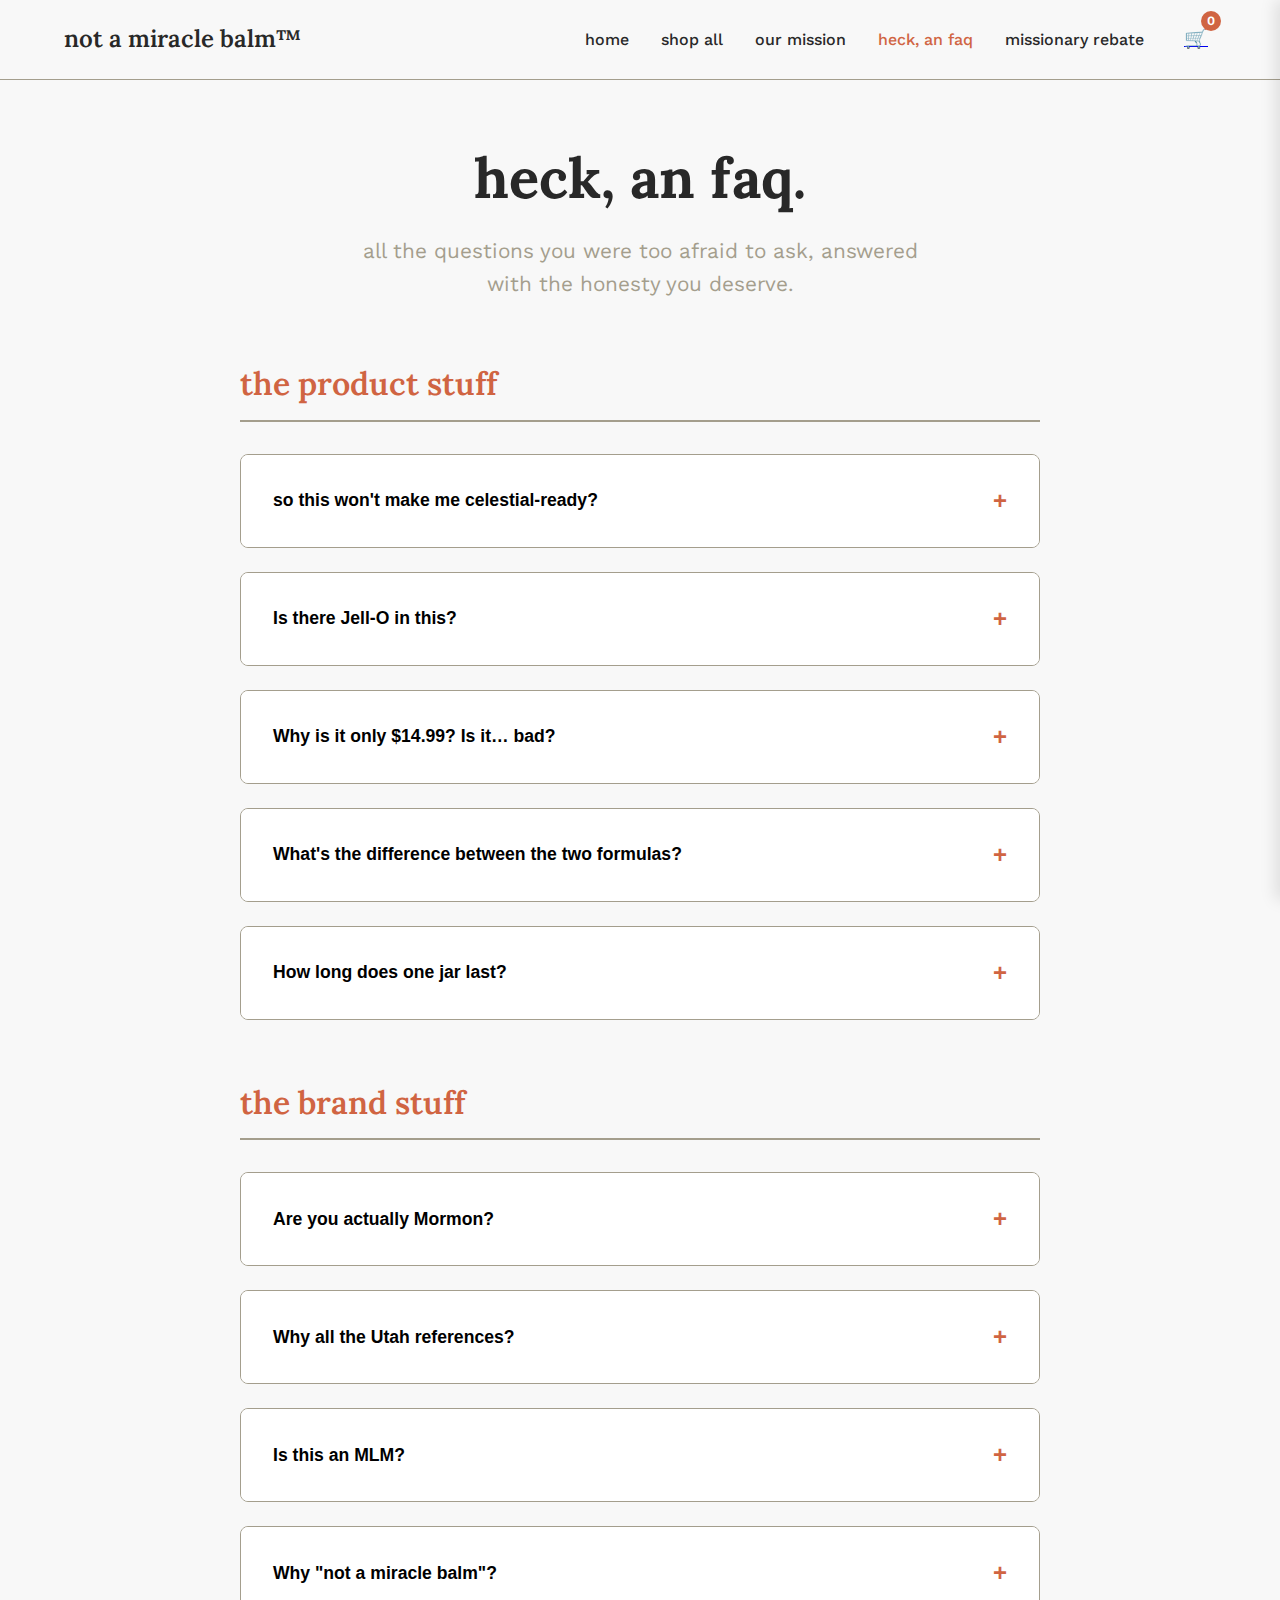
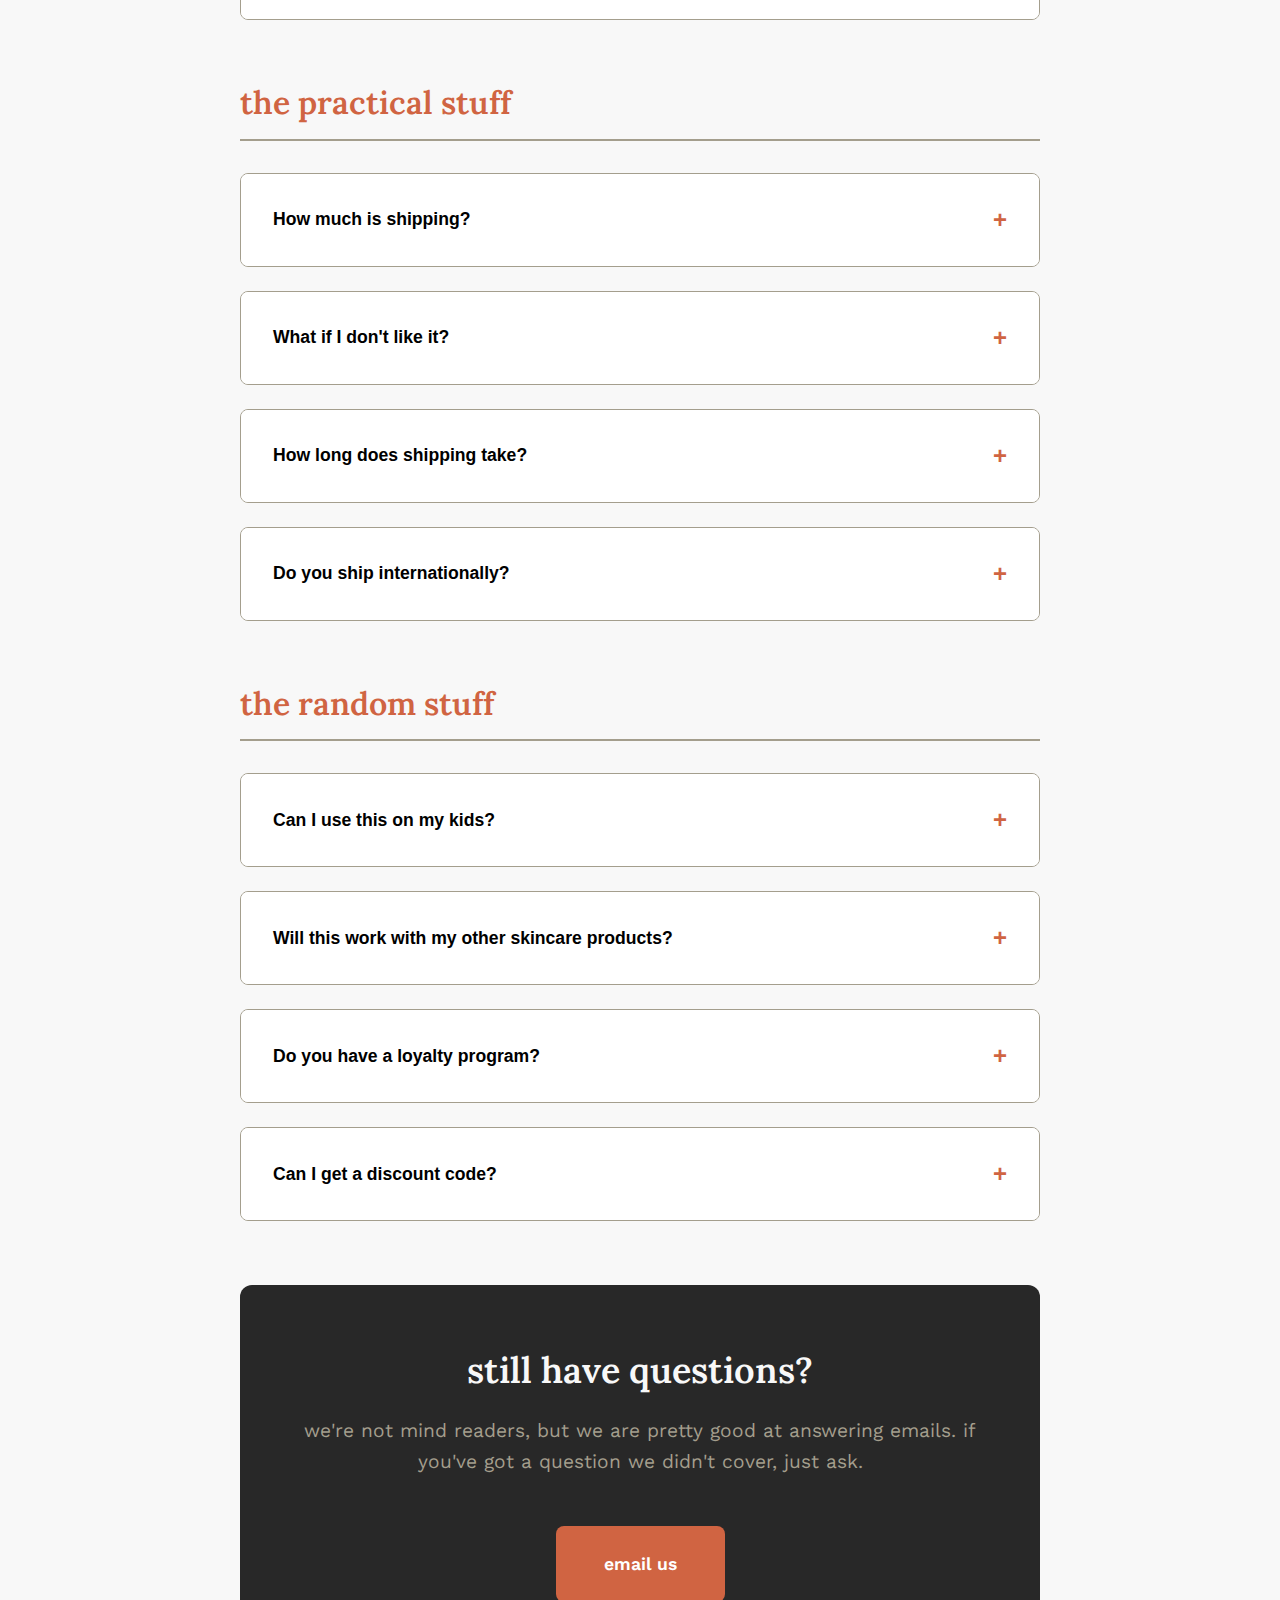
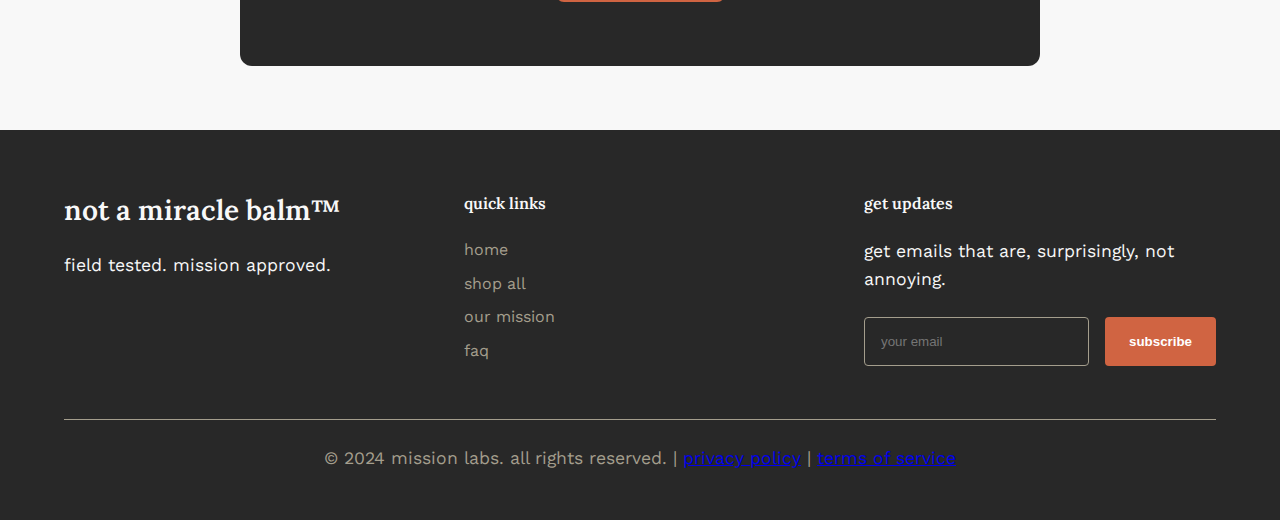
<file: faq.html>
<!DOCTYPE html>
<html lang="en">
<head>
    <meta charset="UTF-8">
    <meta name="viewport" content="width=device-width, initial-scale=1.0">
    <title>heck, an faq - not a miracle balm™</title>
    <link rel="preconnect" href="https://fonts.googleapis.com">
    <link rel="preconnect" href="https://fonts.gstatic.com" crossorigin>
    <link href="https://fonts.googleapis.com/css2?family=Lora:wght@400;600;700&family=Work+Sans:wght@300;400;500;600&family=Kalam:wght@400;700&display=swap" rel="stylesheet">
    <link rel="stylesheet" href="styles.css">
</head>
<body>
    <!-- Navigation -->
    <nav class="nav">
        <div class="nav-container">
            <div class="nav-logo">
                <h2>not a miracle balm™</h2>
            </div>
            <div class="nav-links">
                <a href="index.html" class="nav-link">home</a>
                <a href="products.html" class="nav-link">shop all</a>
                <a href="mission.html" class="nav-link">our mission</a>
                <a href="faq.html" class="nav-link active">heck, an faq</a>
                <a href="rebate.html" class="nav-link">missionary rebate</a>
                <a href="#" class="nav-cart" id="cart-toggle">
                    <span class="cart-icon">🛒</span>
                    <span class="cart-count" id="cart-count">0</span>
                </a>
            </div>
        </div>
    </nav>

    <!-- FAQ Page Content -->
    <main class="faq-page">
        <div class="container">
            <!-- Hero Section -->
            <section class="faq-hero">
                <h1 class="faq-title">heck, an faq.</h1>
                <p class="faq-subtitle">all the questions you were too afraid to ask, answered with the honesty you deserve.</p>
            </section>

            <!-- FAQ Content -->
            <section class="faq-content">
                <div class="faq-categories">
                    <!-- Product Questions -->
                    <div class="faq-category">
                        <h2 class="category-title">the product stuff</h2>
                        
                        <div class="faq-item">
                            <button class="faq-question" id="q1">
                                so this won't make me celestial-ready?
                                <span class="faq-icon">+</span>
                            </button>
                            <div class="faq-answer" id="a1">
                                <p>absolutely not. but your skin will look great in the pews at stake conference. you win some, you lose some.</p>
                                <p>look, we're not promising eternal glory here. we're just promising that your face will be less annoying. that's it. that's the whole thing.</p>
                            </div>
                        </div>

                        <div class="faq-item">
                            <button class="faq-question" id="q2">
                                Is there Jell-O in this?
                                <span class="faq-icon">+</span>
                            </button>
                            <div class="faq-answer" id="a2">
                                <p>no, but thank you for asking the important questions. it's vegan and cruelty-free, which means no jell-o, no gelatin, and definitely no mystery meat.</p>
                                <p>we know you're picturing us mixing this up in a giant bowl of lime jell-o, but that's not how this works. that's not how any of this works.</p>
                            </div>
                        </div>

                        <div class="faq-item">
                            <button class="faq-question" id="q3">
                                Why is it only $14.99? Is it… bad?
                                <span class="faq-icon">+</span>
                            </button>
                            <div class="faq-answer" id="a3">
                                <p>nope. it's because we think you shouldn't have to sell a kidney to have a not-annoying face.</p>
                                <p>we're not trying to be the most expensive thing in your bathroom. we're trying to be the most effective thing in your bathroom. there's a difference.</p>
                            </div>
                        </div>

                        <div class="faq-item">
                            <button class="faq-question" id="q4">
                                What's the difference between the two formulas?
                                <span class="faq-icon">+</span>
                            </button>
                            <div class="faq-answer" id="a4">
                                <p><strong>dry & moody:</strong> for when your skin is drier than the salt flats in august. it's got extra moisture and all the good stuff your skin needs when it's being dramatic.</p>
                                <p><strong>shiny & ambitious:</strong> for when your forehead is shinier than the angel moroni. it's got oil-controlling ingredients that actually work without stripping your skin of everything it needs.</p>
                                <p>pick your struggle, we've got you covered.</p>
                            </div>
                        </div>

                        <div class="faq-item">
                            <button class="faq-question" id="q5">
                                How long does one jar last?
                                <span class="faq-icon">+</span>
                            </button>
                            <div class="faq-answer" id="a5">
                                <p>depends on how much you use, but most people get about 2-3 months out of one jar. a little goes a long way, which is nice because it means you don't have to reorder every month.</p>
                                <p>we're not trying to make you buy more stuff. we're trying to make you buy the right stuff.</p>
                            </div>
                        </div>
                    </div>

                    <!-- Brand Questions -->
                    <div class="faq-category">
                        <h2 class="category-title">the brand stuff</h2>
                        
                        <div class="faq-item">
                            <button class="faq-question" id="q6">
                                Are you actually Mormon?
                                <span class="faq-icon">+</span>
                            </button>
                            <div class="faq-answer" id="a6">
                                <p>yes, but we're not trying to convert you. we're just trying to sell you some good balm.</p>
                                <p>our faith is part of who we are, but it's not part of our marketing strategy. we make good products for real people, regardless of what they believe or don't believe.</p>
                            </div>
                        </div>

                        <div class="faq-item">
                            <button class="faq-question" id="q7">
                                Why all the Utah references?
                                <span class="faq-icon">+</span>
                            </button>
                            <div class="faq-answer" id="a7">
                                <p>because that's where we're from, and we're not trying to hide it. we're not trying to be some generic, faceless brand that could be from anywhere.</p>
                                <p>we're from utah, we make good stuff, and we're not ashamed of either of those things. if you don't get the references, that's okay – the product still works.</p>
                            </div>
                        </div>

                        <div class="faq-item">
                            <button class="faq-question" id="q8">
                                Is this an MLM?
                                <span class="faq-icon">+</span>
                            </button>
                            <div class="faq-answer" id="a8">
                                <p>absolutely not. we're not trying to recruit you to sell anything. we're not trying to get you to buy a starter kit. we're not trying to make you rich by selling to your friends.</p>
                                <p>we just make good balm and sell it directly to you. no middlemen, no pyramid schemes, no pressure to become a "consultant." just good products at fair prices.</p>
                            </div>
                        </div>

                        <div class="faq-item">
                            <button class="faq-question" id="q9">
                                Why "not a miracle balm"?
                                <span class="faq-icon">+</span>
                            </button>
                            <div class="faq-answer" id="a9">
                                <p>because we're tired of the lies. we're tired of products that promise to solve all your problems and then... don't. we're tired of the pressure to spend a fortune on something that might work, maybe, if you use it exactly right.</p>
                                <p>this is just good balm. it makes your face less annoying. that's it. that's the whole thing.</p>
                            </div>
                        </div>
                    </div>

                    <!-- Shipping & Returns -->
                    <div class="faq-category">
                        <h2 class="category-title">the practical stuff</h2>
                        
                        <div class="faq-item">
                            <button class="faq-question" id="q10">
                                How much is shipping?
                                <span class="faq-icon">+</span>
                            </button>
                            <div class="faq-answer" id="a10">
                                <p>free shipping on orders over $25. because we're not trying to nickel and dime you on shipping costs.</p>
                                <p>if you're just buying one jar, shipping is $4.99. but honestly, if you're going to try it, you might as well get two. just saying.</p>
                            </div>
                        </div>

                        <div class="faq-item">
                            <button class="faq-question" id="q11">
                                What if I don't like it?
                                <span class="faq-icon">+</span>
                            </button>
                            <div class="faq-answer" id="a11">
                                <p>send it back. we'll give you your money back. no questions asked, no guilt trips, no "but have you tried using it differently?"</p>
                                <p>if it doesn't work for you, it doesn't work for you. we're not going to try to convince you otherwise.</p>
                            </div>
                        </div>

                        <div class="faq-item">
                            <button class="faq-question" id="q12">
                                How long does shipping take?
                                <span class="faq-icon">+</span>
                            </button>
                            <div class="faq-answer" id="a12">
                                <p>usually 3-5 business days. we're not amazon, but we're also not the pony express. we'll get it to you as fast as we can without breaking the bank.</p>
                                <p>if you need it faster, we can do expedited shipping for an extra fee. just email us and we'll figure it out.</p>
                            </div>
                        </div>

                        <div class="faq-item">
                            <button class="faq-question" id="q13">
                                Do you ship internationally?
                                <span class="faq-icon">+</span>
                            </button>
                            <div class="faq-answer" id="a13">
                                <p>not yet, but we're working on it. international shipping is complicated and expensive, and we want to do it right.</p>
                                <p>if you're outside the us and really want to try it, email us and we'll see what we can figure out. we're not making any promises, but we'll try.</p>
                            </div>
                        </div>
                    </div>

                    <!-- The Random Stuff -->
                    <div class="faq-category">
                        <h2 class="category-title">the random stuff</h2>
                        
                        <div class="faq-item">
                            <button class="faq-question" id="q14">
                                Can I use this on my kids?
                                <span class="faq-icon">+</span>
                            </button>
                            <div class="faq-answer" id="a14">
                                <p>sure, but they probably don't need it. kids have that perfect skin that makes us all jealous, and they don't need to start worrying about skincare until they're at least 12.</p>
                                <p>if you really want to use it on them, it's safe, but honestly, save your money and let them be kids.</p>
                            </div>
                        </div>

                        <div class="faq-item">
                            <button class="faq-question" id="q15">
                                Will this work with my other skincare products?
                                <span class="faq-icon">+</span>
                            </button>
                            <div class="faq-answer" id="a15">
                                <p>probably. we're not trying to replace your entire routine, just make it better. if you've got other stuff that works for you, keep using it.</p>
                                <p>we're not the jealous type. we just want to be part of the team that makes your skin less annoying.</p>
                            </div>
                        </div>

                        <div class="faq-item">
                            <button class="faq-question" id="q16">
                                Do you have a loyalty program?
                                <span class="faq-icon">+</span>
                            </button>
                            <div class="faq-answer" id="a16">
                                <p>not yet, but we're thinking about it. we're not trying to be complicated, but we also want to reward the people who actually like our stuff.</p>
                                <p>if you've got ideas for what a loyalty program should look like, email us. we're all ears.</p>
                            </div>
                        </div>

                        <div class="faq-item">
                            <button class="faq-question" id="q17">
                                Can I get a discount code?
                                <span class="faq-icon">+</span>
                            </button>
                            <div class="faq-answer" id="a17">
                                <p>maybe. we're not big on discount codes because we think our prices are already fair, but if you're a student or military or just having a really bad day, email us and we'll see what we can do.</p>
                                <p>we're not made of money, but we're also not made of stone.</p>
                            </div>
                        </div>
                    </div>
                </div>

                <!-- Still Have Questions -->
                <div class="still-questions">
                    <h2>still have questions?</h2>
                    <p>we're not mind readers, but we are pretty good at answering emails. if you've got a question we didn't cover, just ask.</p>
                    <a href="mailto:hello@notamiraclebalm.com" class="cta-button">email us</a>
                </div>
            </section>
        </div>
    </main>

    <!-- Footer -->
    <footer class="footer">
        <div class="container">
            <div class="footer-content">
                <div class="footer-section">
                    <h3>not a miracle balm™</h3>
                    <p>field tested. mission approved.</p>
                </div>
                <div class="footer-section">
                    <h4>quick links</h4>
                    <ul>
                        <li><a href="index.html">home</a></li>
                        <li><a href="products.html">shop all</a></li>
                        <li><a href="mission.html">our mission</a></li>
                        <li><a href="faq.html">faq</a></li>
                    </ul>
                </div>
                <div class="footer-section">
                    <h4>get updates</h4>
                    <p>get emails that are, surprisingly, not annoying.</p>
                    <form class="newsletter-form">
                        <input type="email" placeholder="your email" class="newsletter-input">
                        <button type="submit" class="newsletter-button">subscribe</button>
                    </form>
                </div>
            </div>
            <div class="footer-bottom">
                <p>&copy; 2024 mission labs. all rights reserved. | <a href="#">privacy policy</a> | <a href="#">terms of service</a></p>
            </div>
        </div>
    </footer>

    <!-- Cart Sidebar -->
    <div class="cart-sidebar" id="cart-sidebar">
        <div class="cart-header">
            <h3>Your Cart</h3>
            <button class="cart-close" id="cart-close">&times;</button>
        </div>
        <div class="cart-content" id="cart-content">
            <p class="cart-empty">Your cart is empty. Time to fix that!</p>
        </div>
        <div class="cart-footer">
            <div class="cart-total">
                <strong>Total: $<span id="cart-total">0.00</span></strong>
            </div>
            <button class="cta-button" id="checkout-btn" disabled>Checkout</button>
        </div>
    </div>

    <script src="script.js"></script>
</body>
</html>
</file>
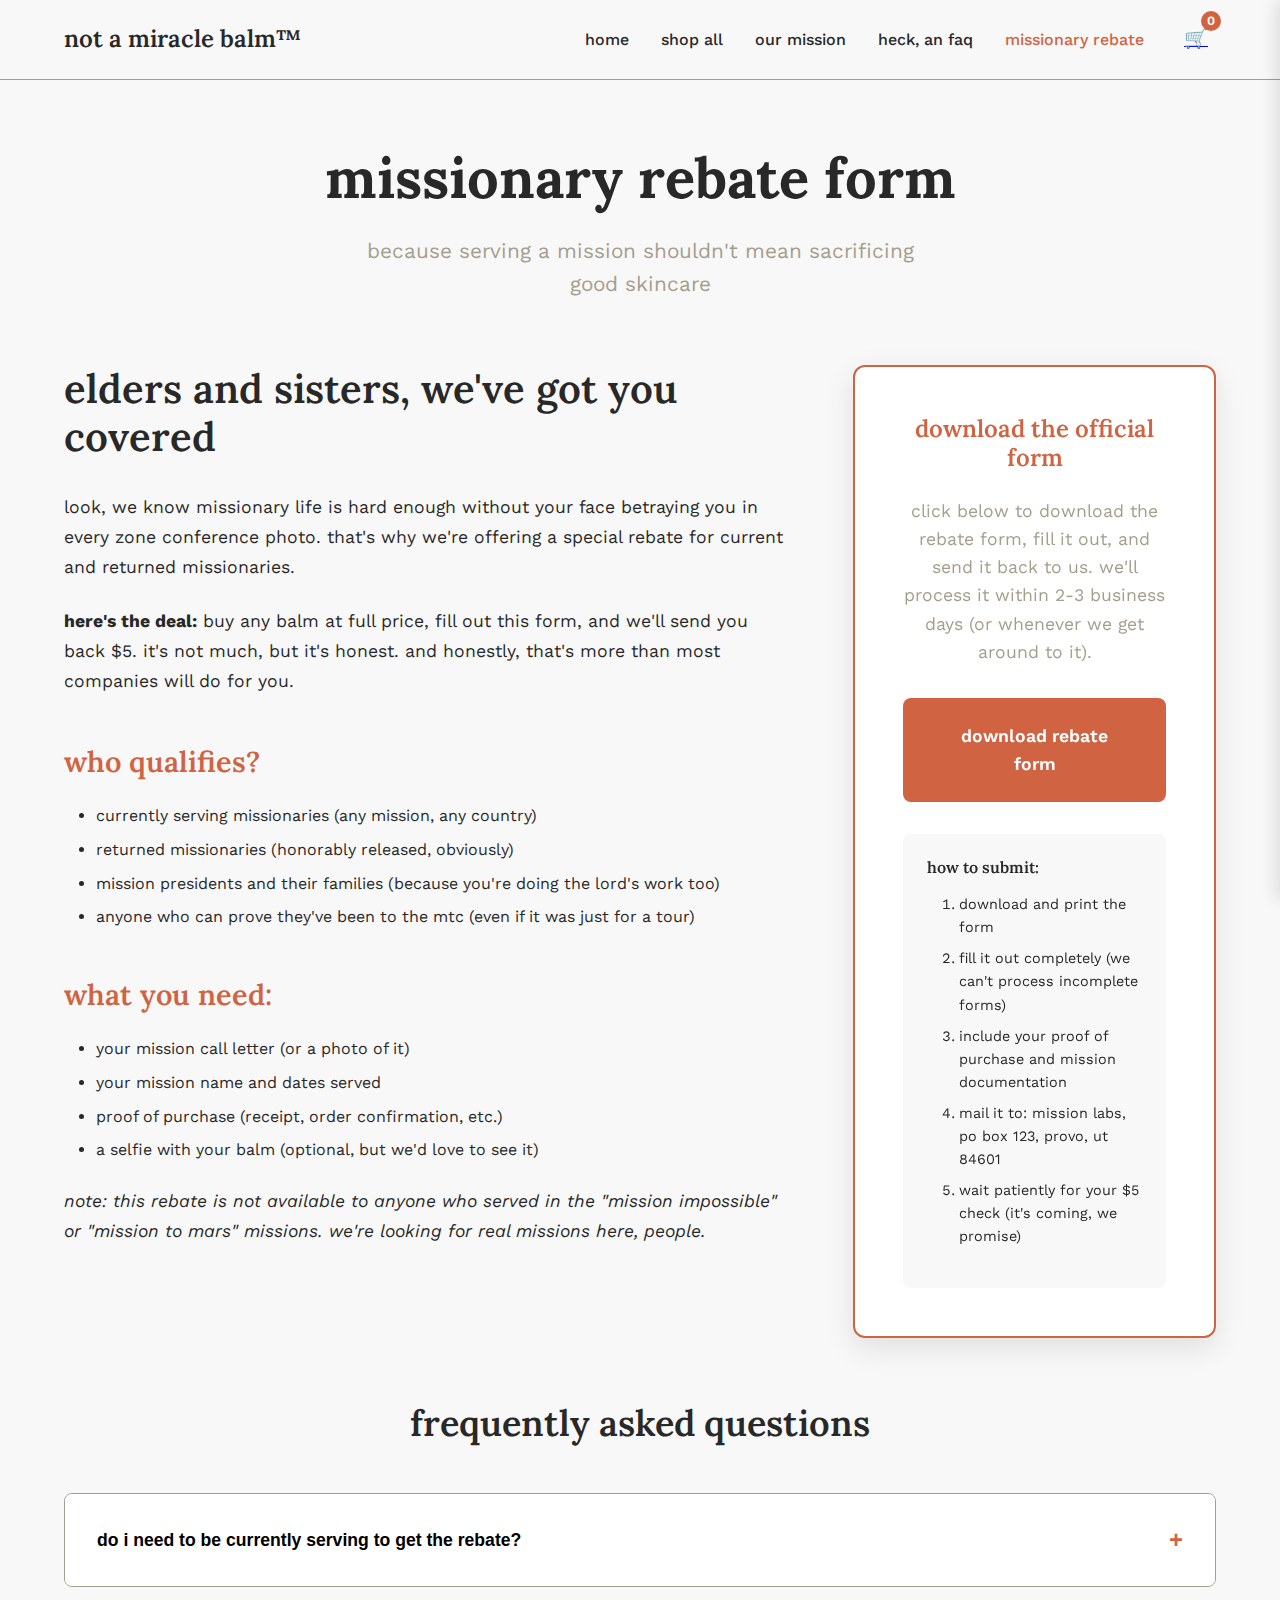
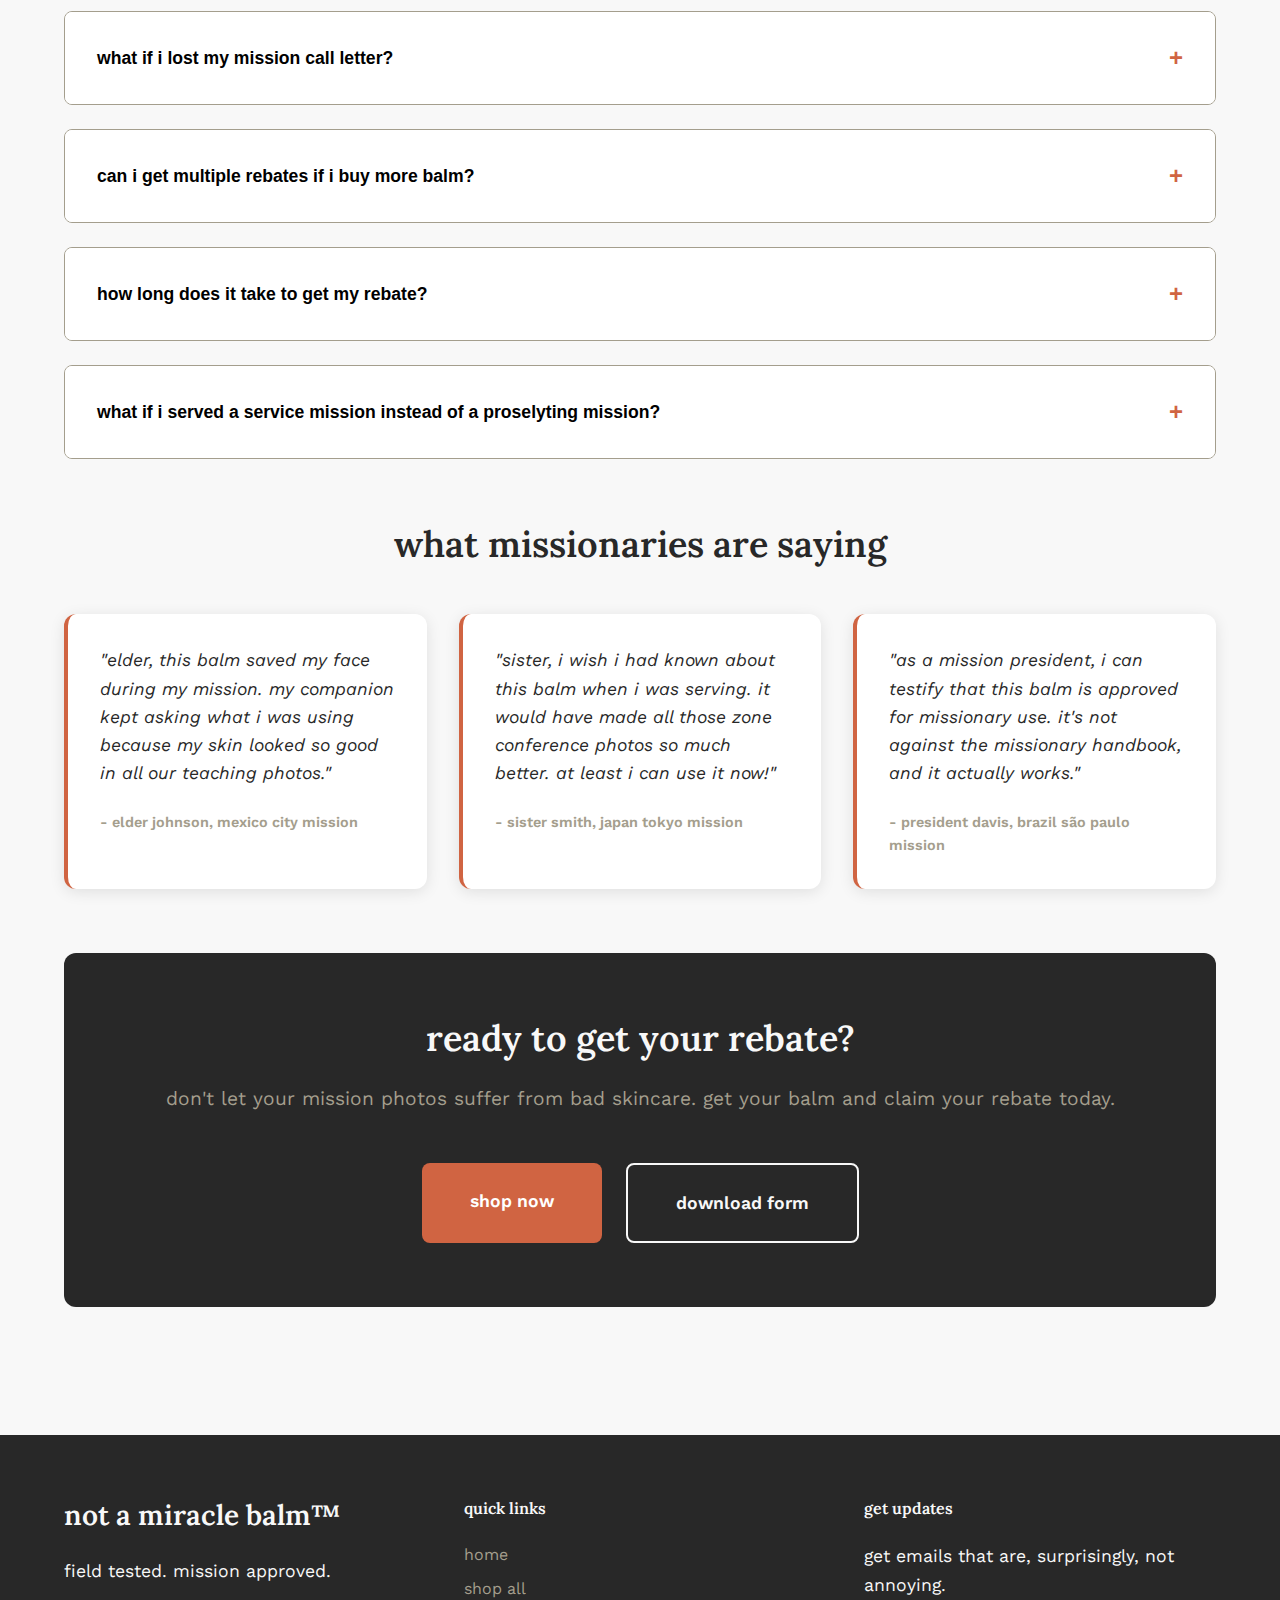
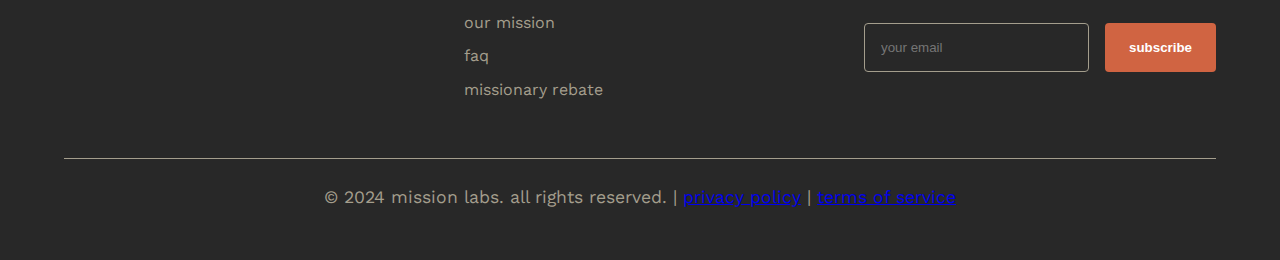
<file: rebate.html>
<!DOCTYPE html>
<html lang="en">
<head>
    <meta charset="UTF-8">
    <meta name="viewport" content="width=device-width, initial-scale=1.0">
    <title>missionary rebate form - not a miracle balm™</title>
    <link rel="preconnect" href="https://fonts.googleapis.com">
    <link rel="preconnect" href="https://fonts.gstatic.com" crossorigin>
    <link href="https://fonts.googleapis.com/css2?family=Lora:wght@400;600;700&family=Work+Sans:wght@300;400;500;600&family=Kalam:wght@400;700&display=swap" rel="stylesheet">
    <link rel="stylesheet" href="styles.css">
</head>
<body>
    <!-- Navigation -->
    <nav class="nav">
        <div class="nav-container">
            <div class="nav-logo">
                <h2>not a miracle balm™</h2>
            </div>
            <div class="nav-links">
                <a href="index.html" class="nav-link">home</a>
                <a href="products.html" class="nav-link">shop all</a>
                <a href="mission.html" class="nav-link">our mission</a>
                <a href="faq.html" class="nav-link">heck, an faq</a>
                <a href="rebate.html" class="nav-link active">missionary rebate</a>
                <a href="#" class="nav-cart" id="cart-toggle">
                    <span class="cart-icon">🛒</span>
                    <span class="cart-count" id="cart-count">0</span>
                </a>
            </div>
        </div>
    </nav>

    <!-- Rebate Page Content -->
    <main class="rebate-page">
        <div class="container">
            <!-- Hero Section -->
            <section class="rebate-hero">
                <h1 class="rebate-title">missionary rebate form</h1>
                <p class="rebate-subtitle">because serving a mission shouldn't mean sacrificing good skincare</p>
            </section>

            <!-- Rebate Info -->
            <section class="rebate-info">
                <div class="rebate-content">
                    <div class="rebate-text">
                        <h2>elders and sisters, we've got you covered</h2>
                        <p>look, we know missionary life is hard enough without your face betraying you in every zone conference photo. that's why we're offering a special rebate for current and returned missionaries.</p>
                        
                        <p><strong>here's the deal:</strong> buy any balm at full price, fill out this form, and we'll send you back $5. it's not much, but it's honest. and honestly, that's more than most companies will do for you.</p>
                        
                        <h3>who qualifies?</h3>
                        <ul>
                            <li>currently serving missionaries (any mission, any country)</li>
                            <li>returned missionaries (honorably released, obviously)</li>
                            <li>mission presidents and their families (because you're doing the lord's work too)</li>
                            <li>anyone who can prove they've been to the mtc (even if it was just for a tour)</li>
                        </ul>
                        
                        <h3>what you need:</h3>
                        <ul>
                            <li>your mission call letter (or a photo of it)</li>
                            <li>your mission name and dates served</li>
                            <li>proof of purchase (receipt, order confirmation, etc.)</li>
                            <li>a selfie with your balm (optional, but we'd love to see it)</li>
                        </ul>
                        
                        <p><em>note: this rebate is not available to anyone who served in the "mission impossible" or "mission to mars" missions. we're looking for real missions here, people.</em></p>
                    </div>
                    
                    <div class="rebate-form-container">
                        <div class="rebate-form-box">
                            <h3>download the official form</h3>
                            <p>click below to download the rebate form, fill it out, and send it back to us. we'll process it within 2-3 business days (or whenever we get around to it).</p>
                            
                            <a href="missionary_rebate_form.pdf" class="cta-button" download>
                                download rebate form
                            </a>
                            
                            <div class="form-instructions">
                                <h4>how to submit:</h4>
                                <ol>
                                    <li>download and print the form</li>
                                    <li>fill it out completely (we can't process incomplete forms)</li>
                                    <li>include your proof of purchase and mission documentation</li>
                                    <li>mail it to: mission labs, po box 123, provo, ut 84601</li>
                                    <li>wait patiently for your $5 check (it's coming, we promise)</li>
                                </ol>
                            </div>
                        </div>
                    </div>
                </div>
            </section>

            <!-- FAQ Section -->
            <section class="rebate-faq">
                <h2 class="section-title">frequently asked questions</h2>
                <div class="faq-grid">
                    <div class="faq-item">
                        <button class="faq-question" id="q1">
                            do i need to be currently serving to get the rebate?
                            <span class="faq-icon">+</span>
                        </button>
                        <div class="faq-answer" id="a1">
                            <p>nope! returned missionaries qualify too. as long as you served honorably and can prove it, you're good to go.</p>
                        </div>
                    </div>
                    
                    <div class="faq-item">
                        <button class="faq-question" id="q2">
                            what if i lost my mission call letter?
                            <span class="faq-icon">+</span>
                        </button>
                        <div class="faq-answer" id="a2">
                            <p>no worries! a photo of you in your missionary attire, your mission plaque, or even a letter from your mission president will work. we're not trying to make this harder than it needs to be.</p>
                        </div>
                    </div>
                    
                    <div class="faq-item">
                        <button class="faq-question" id="q3">
                            can i get multiple rebates if i buy more balm?
                            <span class="faq-icon">+</span>
                        </button>
                        <div class="faq-answer" id="a3">
                            <p>absolutely! one rebate per purchase, but you can submit as many as you want. we're not going to judge you for taking care of your skin.</p>
                        </div>
                    </div>
                    
                    <div class="faq-item">
                        <button class="faq-question" id="q4">
                            how long does it take to get my rebate?
                            <span class="faq-icon">+</span>
                        </button>
                        <div class="faq-answer" id="a4">
                            <p>usually 2-3 weeks, but sometimes longer if we're busy. we're a small operation, so please be patient with us.</p>
                        </div>
                    </div>
                    
                    <div class="faq-item">
                        <button class="faq-question" id="q5">
                            what if i served a service mission instead of a proselyting mission?
                            <span class="faq-icon">+</span>
                        </button>
                        <div class="faq-answer" id="a5">
                            <p>service missions count too! missionary work is missionary work, whether you're knocking doors or serving in a temple. you still deserve good skincare.</p>
                        </div>
                    </div>
                </div>
            </section>

            <!-- Testimonials -->
            <section class="rebate-testimonials">
                <h2 class="section-title">what missionaries are saying</h2>
                <div class="testimonial-grid">
                    <div class="testimonial">
                        <div class="testimonial-content">
                            <p>"elder, this balm saved my face during my mission. my companion kept asking what i was using because my skin looked so good in all our teaching photos."</p>
                            <div class="testimonial-author">- elder johnson, mexico city mission</div>
                        </div>
                    </div>
                    <div class="testimonial">
                        <div class="testimonial-content">
                            <p>"sister, i wish i had known about this balm when i was serving. it would have made all those zone conference photos so much better. at least i can use it now!"</p>
                            <div class="testimonial-author">- sister smith, japan tokyo mission</div>
                        </div>
                    </div>
                    <div class="testimonial">
                        <div class="testimonial-content">
                            <p>"as a mission president, i can testify that this balm is approved for missionary use. it's not against the missionary handbook, and it actually works."</p>
                            <div class="testimonial-author">- president davis, brazil são paulo mission</div>
                        </div>
                    </div>
                </div>
            </section>

            <!-- Call to Action -->
            <section class="rebate-cta">
                <div class="cta-content">
                    <h2>ready to get your rebate?</h2>
                    <p>don't let your mission photos suffer from bad skincare. get your balm and claim your rebate today.</p>
                    <div class="cta-buttons">
                        <a href="products.html" class="cta-button">shop now</a>
                        <a href="missionary_rebate_form.pdf" class="cta-button secondary" download>download form</a>
                    </div>
                </div>
            </section>
        </div>
    </main>

    <!-- Footer -->
    <footer class="footer">
        <div class="container">
            <div class="footer-content">
                <div class="footer-section">
                    <h3>not a miracle balm™</h3>
                    <p>field tested. mission approved.</p>
                </div>
                <div class="footer-section">
                    <h4>quick links</h4>
                    <ul>
                        <li><a href="index.html">home</a></li>
                        <li><a href="products.html">shop all</a></li>
                        <li><a href="mission.html">our mission</a></li>
                        <li><a href="faq.html">faq</a></li>
                        <li><a href="rebate.html">missionary rebate</a></li>
                    </ul>
                </div>
                <div class="footer-section">
                    <h4>get updates</h4>
                    <p>get emails that are, surprisingly, not annoying.</p>
                    <form class="newsletter-form">
                        <input type="email" placeholder="your email" class="newsletter-input">
                        <button type="submit" class="newsletter-button">subscribe</button>
                    </form>
                </div>
            </div>
            <div class="footer-bottom">
                <p>&copy; 2024 mission labs. all rights reserved. | <a href="#">privacy policy</a> | <a href="#">terms of service</a></p>
            </div>
        </div>
    </footer>

    <!-- Cart Sidebar -->
    <div class="cart-sidebar" id="cart-sidebar">
        <div class="cart-header">
            <h3>Your Cart</h3>
            <button class="cart-close" id="cart-close">&times;</button>
        </div>
        <div class="cart-content" id="cart-content">
            <p class="cart-empty">Your cart is empty. Time to fix that!</p>
        </div>
        <div class="cart-footer">
            <div class="cart-total">
                <strong>Total: $<span id="cart-total">0.00</span></strong>
            </div>
            <button class="cta-button" id="checkout-btn" disabled>Checkout</button>
        </div>
    </div>

    <script src="script.js"></script>
</body>
</html>
</file>
<file: styles.css>
/* Reset and Base Styles */
* {
    margin: 0;
    padding: 0;
    box-sizing: border-box;
}

:root {
    /* Color Palette - Utah Landscape */
    --salt-flat-white: #F8F8F8;
    --basalt-black: #282828;
    --desert-sage: #A49E8D;
    --red-rock: #D06442;
    --bonneville-blue: #3E69B4;
    
    /* Typography */
    --font-heading: 'Lora', serif;
    --font-body: 'Work Sans', sans-serif;
    --font-accent: 'Kalam', cursive;
    
    /* Spacing */
    --spacing-xs: 0.5rem;
    --spacing-sm: 1rem;
    --spacing-md: 1.5rem;
    --spacing-lg: 2rem;
    --spacing-xl: 3rem;
    --spacing-xxl: 4rem;
    
    /* Border radius */
    --radius-sm: 4px;
    --radius-md: 8px;
    --radius-lg: 12px;
}

body {
    font-family: var(--font-body);
    color: var(--basalt-black);
    background-color: var(--salt-flat-white);
    line-height: 1.6;
}

.container {
    max-width: 1200px;
    margin: 0 auto;
    padding: 0 var(--spacing-md);
}

/* Typography */
h1, h2, h3, h4, h5, h6 {
    font-family: var(--font-heading);
    font-weight: 600;
    line-height: 1.2;
    margin-bottom: var(--spacing-sm);
}

h1 {
    font-size: 3rem;
    font-weight: 700;
}

h2 {
    font-size: 2.25rem;
}

h3 {
    font-size: 1.75rem;
}

p {
    margin-bottom: var(--spacing-sm);
    font-size: 1.1rem;
}

/* Navigation */
.nav {
    background-color: var(--salt-flat-white);
    border-bottom: 1px solid var(--desert-sage);
    position: sticky;
    top: 0;
    z-index: 100;
}

.nav-container {
    max-width: 1200px;
    margin: 0 auto;
    padding: var(--spacing-sm) var(--spacing-md);
    display: flex;
    justify-content: space-between;
    align-items: center;
}

.nav-logo h2 {
    font-family: var(--font-heading);
    color: var(--basalt-black);
    font-size: 1.5rem;
    margin: 0;
}

.nav-links {
    display: flex;
    align-items: center;
    gap: var(--spacing-lg);
}

.nav-link {
    text-decoration: none;
    color: var(--basalt-black);
    font-weight: 500;
    transition: color 0.3s ease;
}

.nav-link:hover,
.nav-link.active {
    color: var(--red-rock);
}

.nav-cart {
    position: relative;
    background: none;
    border: none;
    font-size: 1.2rem;
    cursor: pointer;
    padding: var(--spacing-xs);
}

.cart-count {
    position: absolute;
    top: -5px;
    right: -5px;
    background-color: var(--red-rock);
    color: white;
    border-radius: 50%;
    width: 20px;
    height: 20px;
    display: flex;
    align-items: center;
    justify-content: center;
    font-size: 0.8rem;
    font-weight: 600;
}

/* Hero Section */
.hero {
    display: grid;
    grid-template-columns: 1fr 1fr;
    gap: var(--spacing-xxl);
    align-items: center;
    padding: var(--spacing-xxl) var(--spacing-md);
    max-width: 1200px;
    margin: 0 auto;
}

.hero-content {
    padding: var(--spacing-lg);
}

.hero-title {
    font-size: 4rem;
    font-weight: 700;
    color: var(--basalt-black);
    margin-bottom: var(--spacing-md);
    line-height: 1.1;
}

.hero-subtitle {
    font-size: 1.5rem;
    color: var(--desert-sage);
    margin-bottom: var(--spacing-xl);
    font-style: italic;
}

.hero-image {
    position: relative;
}

.hero-img {
    width: 100%;
    height: 500px;
    object-fit: cover;
    border-radius: var(--radius-lg);
    box-shadow: 0 10px 30px rgba(0, 0, 0, 0.1);
}

/* CTA Buttons */
.cta-button {
    display: inline-block;
    background-color: var(--red-rock);
    color: white;
    padding: var(--spacing-md) var(--spacing-xl);
    text-decoration: none;
    border-radius: var(--radius-md);
    font-weight: 600;
    font-size: 1.1rem;
    transition: all 0.3s ease;
    border: none;
    cursor: pointer;
}

.cta-button:hover {
    background-color: #b8553a;
    transform: translateY(-2px);
    box-shadow: 0 5px 15px rgba(208, 100, 66, 0.3);
}

.cta-button.secondary {
    background-color: transparent;
    color: var(--red-rock);
    border: 2px solid var(--red-rock);
}

.cta-button.secondary:hover {
    background-color: var(--red-rock);
    color: white;
}

/* Problem Section */
.problem-section {
    background-color: var(--basalt-black);
    color: var(--salt-flat-white);
    padding: var(--spacing-xxl) 0;
}

.problem-content {
    text-align: center;
    margin-bottom: var(--spacing-xl);
}

.problem-title {
    font-size: 2.5rem;
    margin-bottom: var(--spacing-md);
    color: var(--salt-flat-white);
}

.problem-text {
    font-size: 1.2rem;
    color: var(--desert-sage);
    max-width: 600px;
    margin: 0 auto;
}

.cultural-marquee {
    overflow: hidden;
    white-space: nowrap;
    margin-top: var(--spacing-xl);
}

.marquee-content {
    display: inline-block;
    animation: marquee 20s linear infinite;
}

.marquee-item {
    display: inline-block;
    margin-right: var(--spacing-xl);
    font-family: var(--font-accent);
    font-size: 1.5rem;
    color: var(--desert-sage);
    opacity: 0.7;
}

@keyframes marquee {
    0% { transform: translateX(100%); }
    100% { transform: translateX(-100%); }
}

/* Product Showcase */
.product-showcase {
    padding: var(--spacing-xxl) 0;
}

.showcase-grid {
    display: grid;
    grid-template-columns: 1fr 1fr;
    gap: var(--spacing-xl);
    margin-top: var(--spacing-xl);
}

.product-card {
    background-color: white;
    border-radius: var(--radius-lg);
    overflow: hidden;
    box-shadow: 0 5px 20px rgba(0, 0, 0, 0.1);
    transition: transform 0.3s ease;
}

.product-card:hover {
    transform: translateY(-5px);
}

.product-image {
    height: 300px;
    overflow: hidden;
}

.product-img {
    width: 100%;
    height: 100%;
    object-fit: cover;
}

.product-info {
    padding: var(--spacing-lg);
}

.product-info h3 {
    color: var(--basalt-black);
    margin-bottom: var(--spacing-sm);
    font-size: 1.5rem;
}

.product-description {
    color: var(--desert-sage);
    margin-bottom: var(--spacing-md);
}

/* Technical Section */
.technical-section {
    padding: var(--spacing-xxl) 0;
    background-color: var(--salt-flat-white);
}

.section-title {
    text-align: center;
    margin-bottom: var(--spacing-xl);
    color: var(--basalt-black);
}

.accordion {
    max-width: 800px;
    margin: 0 auto;
}

.accordion-header {
    width: 100%;
    background-color: white;
    border: 1px solid var(--desert-sage);
    padding: var(--spacing-lg);
    text-align: left;
    font-size: 1.2rem;
    font-weight: 600;
    cursor: pointer;
    border-radius: var(--radius-md);
    display: flex;
    justify-content: space-between;
    align-items: center;
    transition: all 0.3s ease;
}

.accordion-header:hover {
    background-color: var(--salt-flat-white);
}

.accordion-icon {
    font-size: 1.5rem;
    transition: transform 0.3s ease;
}

.accordion-header.active .accordion-icon {
    transform: rotate(45deg);
}

.accordion-content {
    max-height: 0;
    overflow: hidden;
    transition: max-height 0.3s ease;
    background-color: white;
    border: 1px solid var(--desert-sage);
    border-top: none;
    border-radius: 0 0 var(--radius-md) var(--radius-md);
}

.accordion-content.active {
    max-height: 500px;
    padding: var(--spacing-lg);
}

.accordion-content ul {
    margin: var(--spacing-md) 0;
    padding-left: var(--spacing-lg);
}

.accordion-content li {
    margin-bottom: var(--spacing-xs);
}

/* Social Proof */
.social-proof {
    padding: var(--spacing-xxl) 0;
    background-color: var(--salt-flat-white);
}

.testimonial-grid {
    display: grid;
    grid-template-columns: repeat(auto-fit, minmax(300px, 1fr));
    gap: var(--spacing-lg);
    margin-top: var(--spacing-xl);
}

.testimonial {
    background-color: white;
    padding: var(--spacing-lg);
    border-radius: var(--radius-lg);
    box-shadow: 0 3px 15px rgba(0, 0, 0, 0.1);
    border-left: 4px solid var(--red-rock);
}

.testimonial-content p {
    font-style: italic;
    margin-bottom: var(--spacing-md);
    color: var(--basalt-black);
}

.testimonial-author {
    font-weight: 600;
    color: var(--desert-sage);
    font-size: 0.9rem;
}

/* Footer */
.footer {
    background-color: var(--basalt-black);
    color: var(--salt-flat-white);
    padding: var(--spacing-xxl) 0 var(--spacing-lg);
}

.footer-content {
    display: grid;
    grid-template-columns: repeat(auto-fit, minmax(250px, 1fr));
    gap: var(--spacing-xl);
    margin-bottom: var(--spacing-xl);
}

.footer-section h3,
.footer-section h4 {
    color: var(--salt-flat-white);
    margin-bottom: var(--spacing-md);
}

.footer-section ul {
    list-style: none;
}

.footer-section ul li {
    margin-bottom: var(--spacing-xs);
}

.footer-section a {
    color: var(--desert-sage);
    text-decoration: none;
    transition: color 0.3s ease;
}

.footer-section a:hover {
    color: var(--red-rock);
}

.newsletter-form {
    display: flex;
    gap: var(--spacing-sm);
    margin-top: var(--spacing-md);
}

.newsletter-input {
    flex: 1;
    padding: var(--spacing-sm);
    border: 1px solid var(--desert-sage);
    border-radius: var(--radius-sm);
    background-color: var(--basalt-black);
    color: var(--salt-flat-white);
}

.newsletter-button {
    background-color: var(--red-rock);
    color: white;
    border: none;
    padding: var(--spacing-sm) var(--spacing-md);
    border-radius: var(--radius-sm);
    cursor: pointer;
    font-weight: 600;
}

.newsletter-button:hover {
    background-color: #b8553a;
}

.footer-bottom {
    border-top: 1px solid var(--desert-sage);
    padding-top: var(--spacing-md);
    text-align: center;
    color: var(--desert-sage);
    font-size: 0.9rem;
}

/* Cart Sidebar */
.cart-sidebar {
    position: fixed;
    top: 0;
    right: -400px;
    width: 400px;
    height: 100vh;
    background-color: white;
    box-shadow: -5px 0 15px rgba(0, 0, 0, 0.1);
    transition: right 0.3s ease;
    z-index: 1000;
    display: flex;
    flex-direction: column;
}

.cart-sidebar.open {
    right: 0;
}

.cart-header {
    padding: var(--spacing-lg);
    border-bottom: 1px solid var(--desert-sage);
    display: flex;
    justify-content: space-between;
    align-items: center;
}

.cart-close {
    background: none;
    border: none;
    font-size: 1.5rem;
    cursor: pointer;
    color: var(--desert-sage);
}

.cart-content {
    flex: 1;
    padding: var(--spacing-lg);
    overflow-y: auto;
}

.cart-empty {
    text-align: center;
    color: var(--desert-sage);
    font-style: italic;
    margin-top: var(--spacing-xl);
}

.cart-footer {
    padding: var(--spacing-lg);
    border-top: 1px solid var(--desert-sage);
}

.cart-total {
    margin-bottom: var(--spacing-md);
    font-size: 1.2rem;
}

/* Product Page Styles */
.product-page {
    padding: var(--spacing-xxl) 0;
}

.product-layout {
    display: grid;
    grid-template-columns: 1fr 1fr;
    gap: var(--spacing-xxl);
    margin-bottom: var(--spacing-xxl);
}

.product-gallery {
    display: flex;
    flex-direction: column;
    gap: var(--spacing-md);
}

.main-image {
    width: 100%;
    height: 500px;
    overflow: hidden;
    border-radius: var(--radius-lg);
    box-shadow: 0 10px 30px rgba(0, 0, 0, 0.1);
}

.main-image img {
    width: 100%;
    height: 100%;
    object-fit: cover;
}

.thumbnail-gallery {
    display: flex;
    gap: var(--spacing-sm);
    overflow-x: auto;
    padding: var(--spacing-sm) 0;
}

.thumbnail {
    width: 80px;
    height: 80px;
    object-fit: cover;
    border-radius: var(--radius-sm);
    cursor: pointer;
    opacity: 0.7;
    transition: opacity 0.3s ease;
    border: 2px solid transparent;
}

.thumbnail:hover,
.thumbnail.active {
    opacity: 1;
    border-color: var(--red-rock);
}

.product-info {
    padding: var(--spacing-lg);
}

.product-title {
    font-size: 2.5rem;
    color: var(--basalt-black);
    margin-bottom: var(--spacing-sm);
}

.product-tagline {
    font-size: 1.3rem;
    color: var(--desert-sage);
    font-style: italic;
    margin-bottom: var(--spacing-lg);
}

.price-section {
    margin-bottom: var(--spacing-xl);
}

.price {
    font-size: 2rem;
    font-weight: 700;
    color: var(--red-rock);
    margin-right: var(--spacing-sm);
}

.price-note {
    color: var(--desert-sage);
    font-style: italic;
}

.variant-selector {
    margin-bottom: var(--spacing-xl);
}

.variant-selector h3 {
    margin-bottom: var(--spacing-md);
    color: var(--basalt-black);
}

.variant-options {
    display: flex;
    flex-direction: column;
    gap: var(--spacing-md);
}

.variant-btn {
    background: white;
    border: 2px solid var(--desert-sage);
    padding: var(--spacing-md);
    border-radius: var(--radius-md);
    cursor: pointer;
    transition: all 0.3s ease;
    text-align: left;
}

.variant-btn:hover,
.variant-btn.active {
    border-color: var(--red-rock);
    background-color: var(--salt-flat-white);
}

.variant-name {
    display: block;
    font-weight: 600;
    color: var(--basalt-black);
    margin-bottom: var(--spacing-xs);
}

.variant-desc {
    display: block;
    color: var(--desert-sage);
    font-size: 0.9rem;
}

.add-to-cart {
    width: 100%;
    margin-bottom: var(--spacing-xl);
}

.product-accordions {
    display: flex;
    flex-direction: column;
    gap: var(--spacing-md);
}

/* Reviews Section */
.reviews-section {
    padding: var(--spacing-xxl) 0;
    background-color: var(--salt-flat-white);
}

.reviews-grid {
    display: grid;
    grid-template-columns: repeat(auto-fit, minmax(300px, 1fr));
    gap: var(--spacing-lg);
    margin-top: var(--spacing-xl);
}

.review-card {
    background-color: white;
    padding: var(--spacing-lg);
    border-radius: var(--radius-lg);
    box-shadow: 0 3px 15px rgba(0, 0, 0, 0.1);
    border-left: 4px solid var(--red-rock);
}

.review-stars {
    color: var(--red-rock);
    font-size: 1.2rem;
    margin-bottom: var(--spacing-sm);
}

.review-text {
    font-style: italic;
    margin-bottom: var(--spacing-md);
    color: var(--basalt-black);
}

.review-author {
    font-weight: 600;
    color: var(--desert-sage);
    font-size: 0.9rem;
    margin-bottom: var(--spacing-md);
}

.review-image {
    width: 60px;
    height: 60px;
    border-radius: 50%;
    overflow: hidden;
}

.review-image img {
    width: 100%;
    height: 100%;
    object-fit: cover;
}

/* Mission Page Styles */
.mission-page {
    padding: var(--spacing-xxl) 0;
}

.mission-hero {
    text-align: center;
    margin-bottom: var(--spacing-xxl);
}

.mission-title {
    font-size: 3.5rem;
    color: var(--basalt-black);
    margin-bottom: var(--spacing-md);
}

.mission-subtitle {
    font-size: 1.3rem;
    color: var(--desert-sage);
    max-width: 600px;
    margin: 0 auto;
}

.founder-story {
    margin-bottom: var(--spacing-xxl);
}

.story-content {
    display: grid;
    grid-template-columns: 2fr 1fr;
    gap: var(--spacing-xxl);
    align-items: start;
}

.story-text h2 {
    font-size: 2.5rem;
    color: var(--basalt-black);
    margin-bottom: var(--spacing-lg);
}

.story-text h3 {
    font-size: 1.8rem;
    color: var(--red-rock);
    margin: var(--spacing-xl) 0 var(--spacing-md);
}

.story-text p {
    font-size: 1.1rem;
    line-height: 1.7;
    margin-bottom: var(--spacing-md);
    color: var(--basalt-black);
}

.founder-image {
    position: sticky;
    top: 100px;
}

.founder-img {
    width: 100%;
    height: 400px;
    object-fit: cover;
    border-radius: var(--radius-lg);
    box-shadow: 0 10px 30px rgba(0, 0, 0, 0.1);
}

.founder-caption {
    margin-top: var(--spacing-md);
    text-align: center;
}

.founder-caption p {
    font-family: var(--font-accent);
    font-style: italic;
    color: var(--desert-sage);
}

.values-section {
    margin-bottom: var(--spacing-xxl);
}

.values-grid {
    display: grid;
    grid-template-columns: repeat(auto-fit, minmax(250px, 1fr));
    gap: var(--spacing-lg);
    margin-top: var(--spacing-xl);
}

.value-card {
    background-color: white;
    padding: var(--spacing-lg);
    border-radius: var(--radius-lg);
    box-shadow: 0 3px 15px rgba(0, 0, 0, 0.1);
    text-align: center;
}

.value-card h3 {
    color: var(--red-rock);
    margin-bottom: var(--spacing-md);
}

.process-section {
    margin-bottom: var(--spacing-xxl);
}

.process-timeline {
    margin-top: var(--spacing-xl);
}

.process-step {
    display: flex;
    align-items: flex-start;
    gap: var(--spacing-lg);
    margin-bottom: var(--spacing-xl);
    padding: var(--spacing-lg);
    background-color: white;
    border-radius: var(--radius-lg);
    box-shadow: 0 3px 15px rgba(0, 0, 0, 0.1);
}

.step-number {
    background-color: var(--red-rock);
    color: white;
    width: 40px;
    height: 40px;
    border-radius: 50%;
    display: flex;
    align-items: center;
    justify-content: center;
    font-weight: 700;
    font-size: 1.2rem;
    flex-shrink: 0;
}

.step-content h3 {
    color: var(--basalt-black);
    margin-bottom: var(--spacing-sm);
}

.mission-cta {
    background-color: var(--basalt-black);
    color: var(--salt-flat-white);
    padding: var(--spacing-xxl);
    border-radius: var(--radius-lg);
    text-align: center;
    margin-bottom: var(--spacing-xxl);
}

.mission-cta h2 {
    color: var(--salt-flat-white);
    margin-bottom: var(--spacing-md);
}

.mission-cta p {
    color: var(--desert-sage);
    margin-bottom: var(--spacing-xl);
    font-size: 1.2rem;
}

.mission-statement {
    text-align: center;
    padding: var(--spacing-xxl);
    background-color: var(--salt-flat-white);
    border-radius: var(--radius-lg);
}

.mission-statement h2 {
    color: var(--red-rock);
    margin-bottom: var(--spacing-lg);
    font-family: var(--font-accent);
    font-size: 2.5rem;
}

/* Rebate Page Styles */
.rebate-page {
    padding: var(--spacing-xxl) 0;
}

.rebate-hero {
    text-align: center;
    margin-bottom: var(--spacing-xxl);
}

.rebate-title {
    font-size: 3.5rem;
    color: var(--basalt-black);
    margin-bottom: var(--spacing-md);
}

.rebate-subtitle {
    font-size: 1.3rem;
    color: var(--desert-sage);
    max-width: 600px;
    margin: 0 auto;
}

.rebate-info {
    margin-bottom: var(--spacing-xxl);
}

.rebate-content {
    display: grid;
    grid-template-columns: 2fr 1fr;
    gap: var(--spacing-xxl);
    align-items: start;
}

.rebate-text h2 {
    font-size: 2.5rem;
    color: var(--basalt-black);
    margin-bottom: var(--spacing-lg);
}

.rebate-text h3 {
    font-size: 1.8rem;
    color: var(--red-rock);
    margin: var(--spacing-xl) 0 var(--spacing-md);
}

.rebate-text p {
    font-size: 1.1rem;
    line-height: 1.7;
    margin-bottom: var(--spacing-md);
    color: var(--basalt-black);
}

.rebate-text ul {
    margin: var(--spacing-md) 0;
    padding-left: var(--spacing-lg);
}

.rebate-text li {
    margin-bottom: var(--spacing-xs);
    color: var(--basalt-black);
}

.rebate-form-container {
    position: sticky;
    top: 100px;
}

.rebate-form-box {
    background-color: white;
    padding: var(--spacing-xl);
    border-radius: var(--radius-lg);
    box-shadow: 0 10px 30px rgba(0, 0, 0, 0.1);
    text-align: center;
    border: 2px solid var(--red-rock);
}

.rebate-form-box h3 {
    color: var(--red-rock);
    margin-bottom: var(--spacing-md);
    font-size: 1.5rem;
}

.rebate-form-box p {
    color: var(--desert-sage);
    margin-bottom: var(--spacing-lg);
}

.form-instructions {
    margin-top: var(--spacing-lg);
    text-align: left;
    background-color: var(--salt-flat-white);
    padding: var(--spacing-md);
    border-radius: var(--radius-md);
}

.form-instructions h4 {
    color: var(--basalt-black);
    margin-bottom: var(--spacing-sm);
}

.form-instructions ol {
    margin: var(--spacing-sm) 0;
    padding-left: var(--spacing-lg);
}

.form-instructions li {
    margin-bottom: var(--spacing-xs);
    color: var(--basalt-black);
    font-size: 0.9rem;
}

.rebate-faq {
    margin-bottom: var(--spacing-xxl);
}

.rebate-testimonials {
    margin-bottom: var(--spacing-xxl);
}

.rebate-cta {
    background-color: var(--basalt-black);
    color: var(--salt-flat-white);
    padding: var(--spacing-xxl);
    border-radius: var(--radius-lg);
    text-align: center;
    margin-bottom: var(--spacing-xxl);
}

.rebate-cta h2 {
    color: var(--salt-flat-white);
    margin-bottom: var(--spacing-md);
}

.rebate-cta p {
    color: var(--desert-sage);
    margin-bottom: var(--spacing-xl);
    font-size: 1.2rem;
}

.cta-buttons {
    display: flex;
    gap: var(--spacing-md);
    justify-content: center;
    flex-wrap: wrap;
}

.cta-button.secondary {
    background-color: transparent;
    color: var(--salt-flat-white);
    border: 2px solid var(--salt-flat-white);
}

.cta-button.secondary:hover {
    background-color: var(--salt-flat-white);
    color: var(--basalt-black);
}

/* FAQ Page Styles */
.faq-page {
    padding: var(--spacing-xxl) 0;
}

.faq-hero {
    text-align: center;
    margin-bottom: var(--spacing-xxl);
}

.faq-title {
    font-size: 3.5rem;
    color: var(--basalt-black);
    margin-bottom: var(--spacing-md);
}

.faq-subtitle {
    font-size: 1.3rem;
    color: var(--desert-sage);
    max-width: 600px;
    margin: 0 auto;
}

.faq-content {
    max-width: 800px;
    margin: 0 auto;
}

.faq-categories {
    margin-bottom: var(--spacing-xxl);
}

.category-title {
    font-size: 2rem;
    color: var(--red-rock);
    margin: var(--spacing-xxl) 0 var(--spacing-lg);
    padding-bottom: var(--spacing-sm);
    border-bottom: 2px solid var(--desert-sage);
}

.faq-item {
    margin-bottom: var(--spacing-md);
    border: 1px solid var(--desert-sage);
    border-radius: var(--radius-md);
    overflow: hidden;
}

.faq-question {
    width: 100%;
    background-color: white;
    border: none;
    padding: var(--spacing-lg);
    text-align: left;
    font-size: 1.1rem;
    font-weight: 600;
    cursor: pointer;
    display: flex;
    justify-content: space-between;
    align-items: center;
    transition: background-color 0.3s ease;
}

.faq-question:hover {
    background-color: var(--salt-flat-white);
}

.faq-icon {
    font-size: 1.5rem;
    color: var(--red-rock);
    transition: transform 0.3s ease;
}

.faq-question.active .faq-icon {
    transform: rotate(45deg);
}

.faq-answer {
    max-height: 0;
    overflow: hidden;
    transition: max-height 0.3s ease;
    background-color: var(--salt-flat-white);
}

.faq-answer.active {
    max-height: 500px;
    padding: var(--spacing-lg);
}

.faq-answer p {
    margin-bottom: var(--spacing-sm);
    color: var(--basalt-black);
}

.faq-answer ul {
    margin: var(--spacing-md) 0;
    padding-left: var(--spacing-lg);
}

.faq-answer li {
    margin-bottom: var(--spacing-xs);
    color: var(--basalt-black);
}

.still-questions {
    text-align: center;
    padding: var(--spacing-xxl);
    background-color: var(--basalt-black);
    color: var(--salt-flat-white);
    border-radius: var(--radius-lg);
}

.still-questions h2 {
    color: var(--salt-flat-white);
    margin-bottom: var(--spacing-md);
}

.still-questions p {
    color: var(--desert-sage);
    margin-bottom: var(--spacing-xl);
    font-size: 1.2rem;
}

/* Responsive Design */
@media (max-width: 768px) {
    .hero {
        grid-template-columns: 1fr;
        text-align: center;
        gap: var(--spacing-lg);
    }
    
    .hero-title {
        font-size: 2.5rem;
    }
    
    .showcase-grid {
        grid-template-columns: 1fr;
    }
    
    .nav-links {
        gap: var(--spacing-md);
    }
    
    .nav-link {
        font-size: 0.9rem;
    }
    
    .cart-sidebar {
        width: 100%;
        right: -100%;
    }
    
    .testimonial-grid {
        grid-template-columns: 1fr;
    }
    
    .footer-content {
        grid-template-columns: 1fr;
        text-align: center;
    }
    
    .newsletter-form {
        flex-direction: column;
    }
    
    .product-layout {
        grid-template-columns: 1fr;
        gap: var(--spacing-lg);
    }
    
    .story-content {
        grid-template-columns: 1fr;
        gap: var(--spacing-lg);
    }
    
    .founder-image {
        position: static;
    }
    
    .process-step {
        flex-direction: column;
        text-align: center;
    }
    
    .values-grid {
        grid-template-columns: 1fr;
    }
    
    .reviews-grid {
        grid-template-columns: 1fr;
    }
    
    .rebate-content {
        grid-template-columns: 1fr;
        gap: var(--spacing-lg);
    }
    
    .rebate-form-container {
        position: static;
    }
    
    .cta-buttons {
        flex-direction: column;
        align-items: center;
    }
}

@media (max-width: 480px) {
    .container {
        padding: 0 var(--spacing-sm);
    }
    
    .hero-title {
        font-size: 2rem;
    }
    
    .problem-title {
        font-size: 2rem;
    }
    
    .section-title {
        font-size: 1.75rem;
    }
    
    .mission-title,
    .faq-title {
        font-size: 2.5rem;
    }
    
    .product-title {
        font-size: 2rem;
    }
    
    .variant-options {
        gap: var(--spacing-sm);
    }
    
    .variant-btn {
        padding: var(--spacing-sm);
    }
}
</file>
